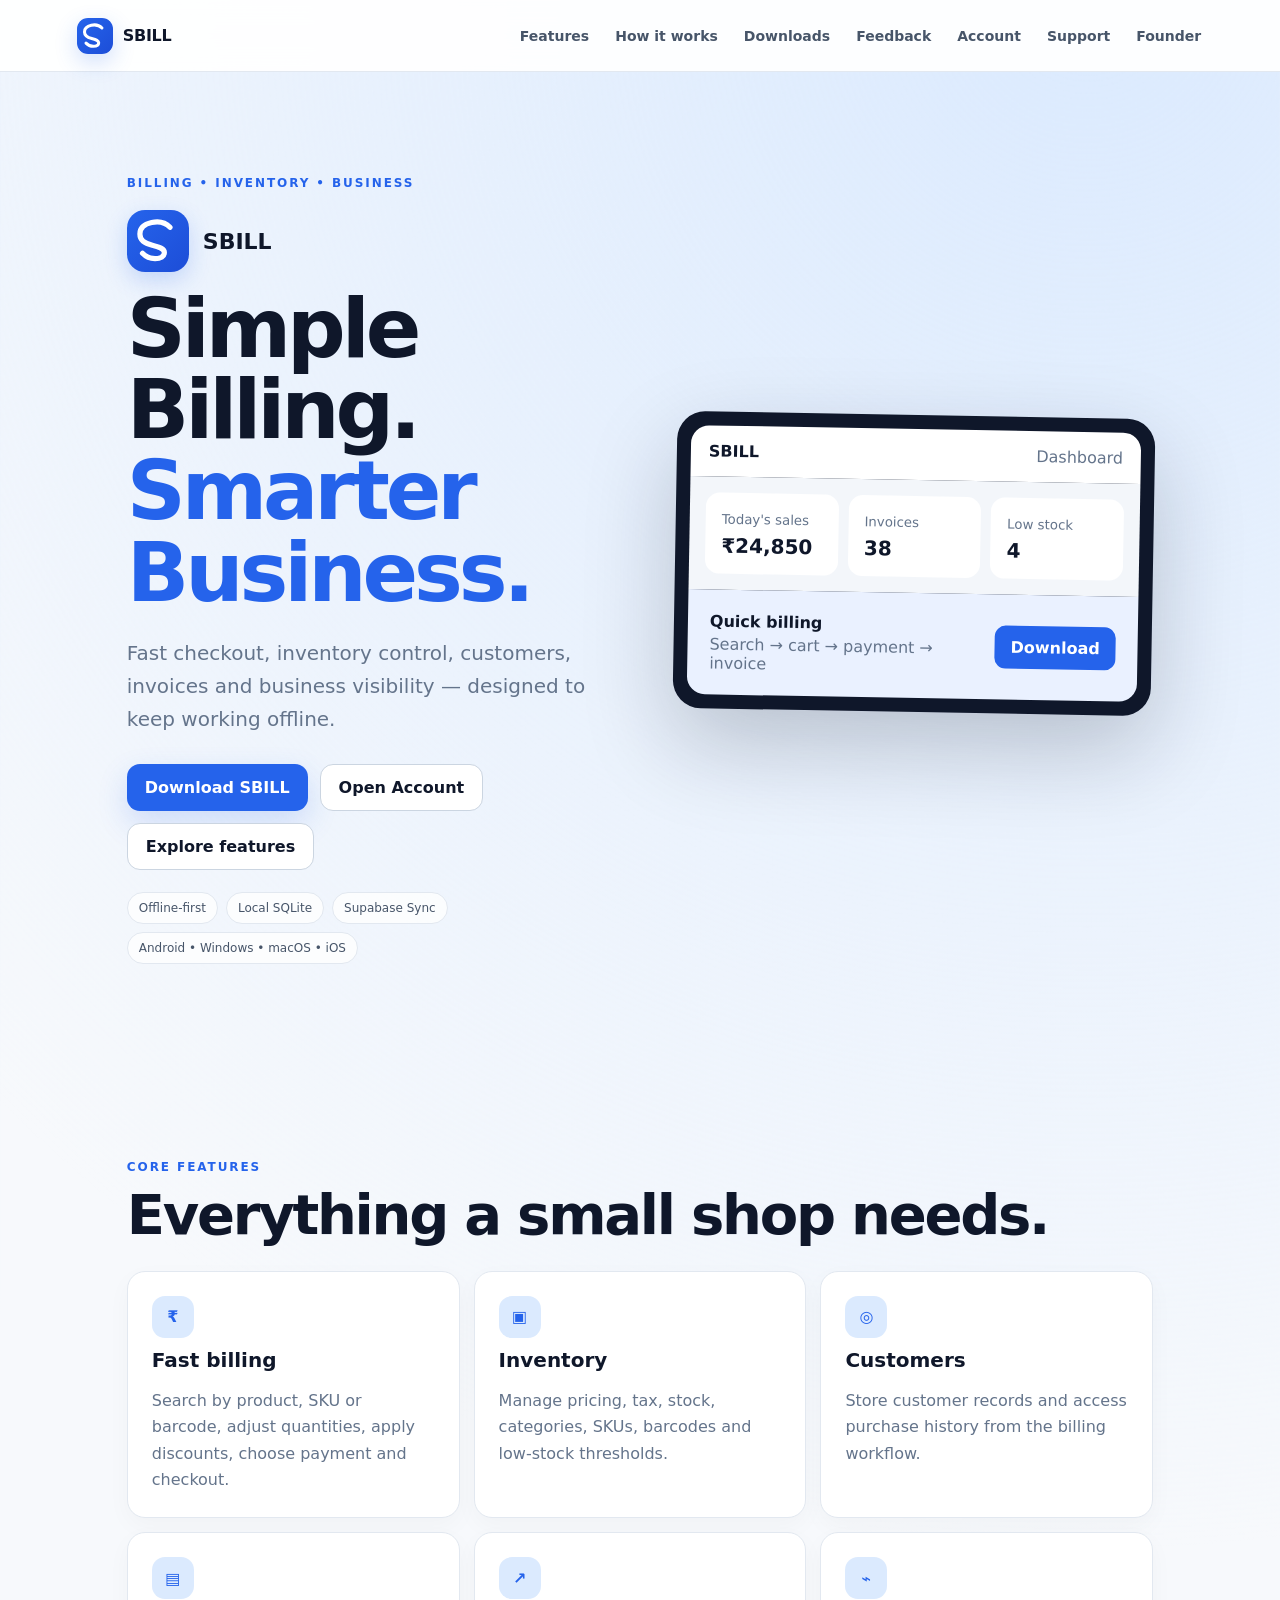
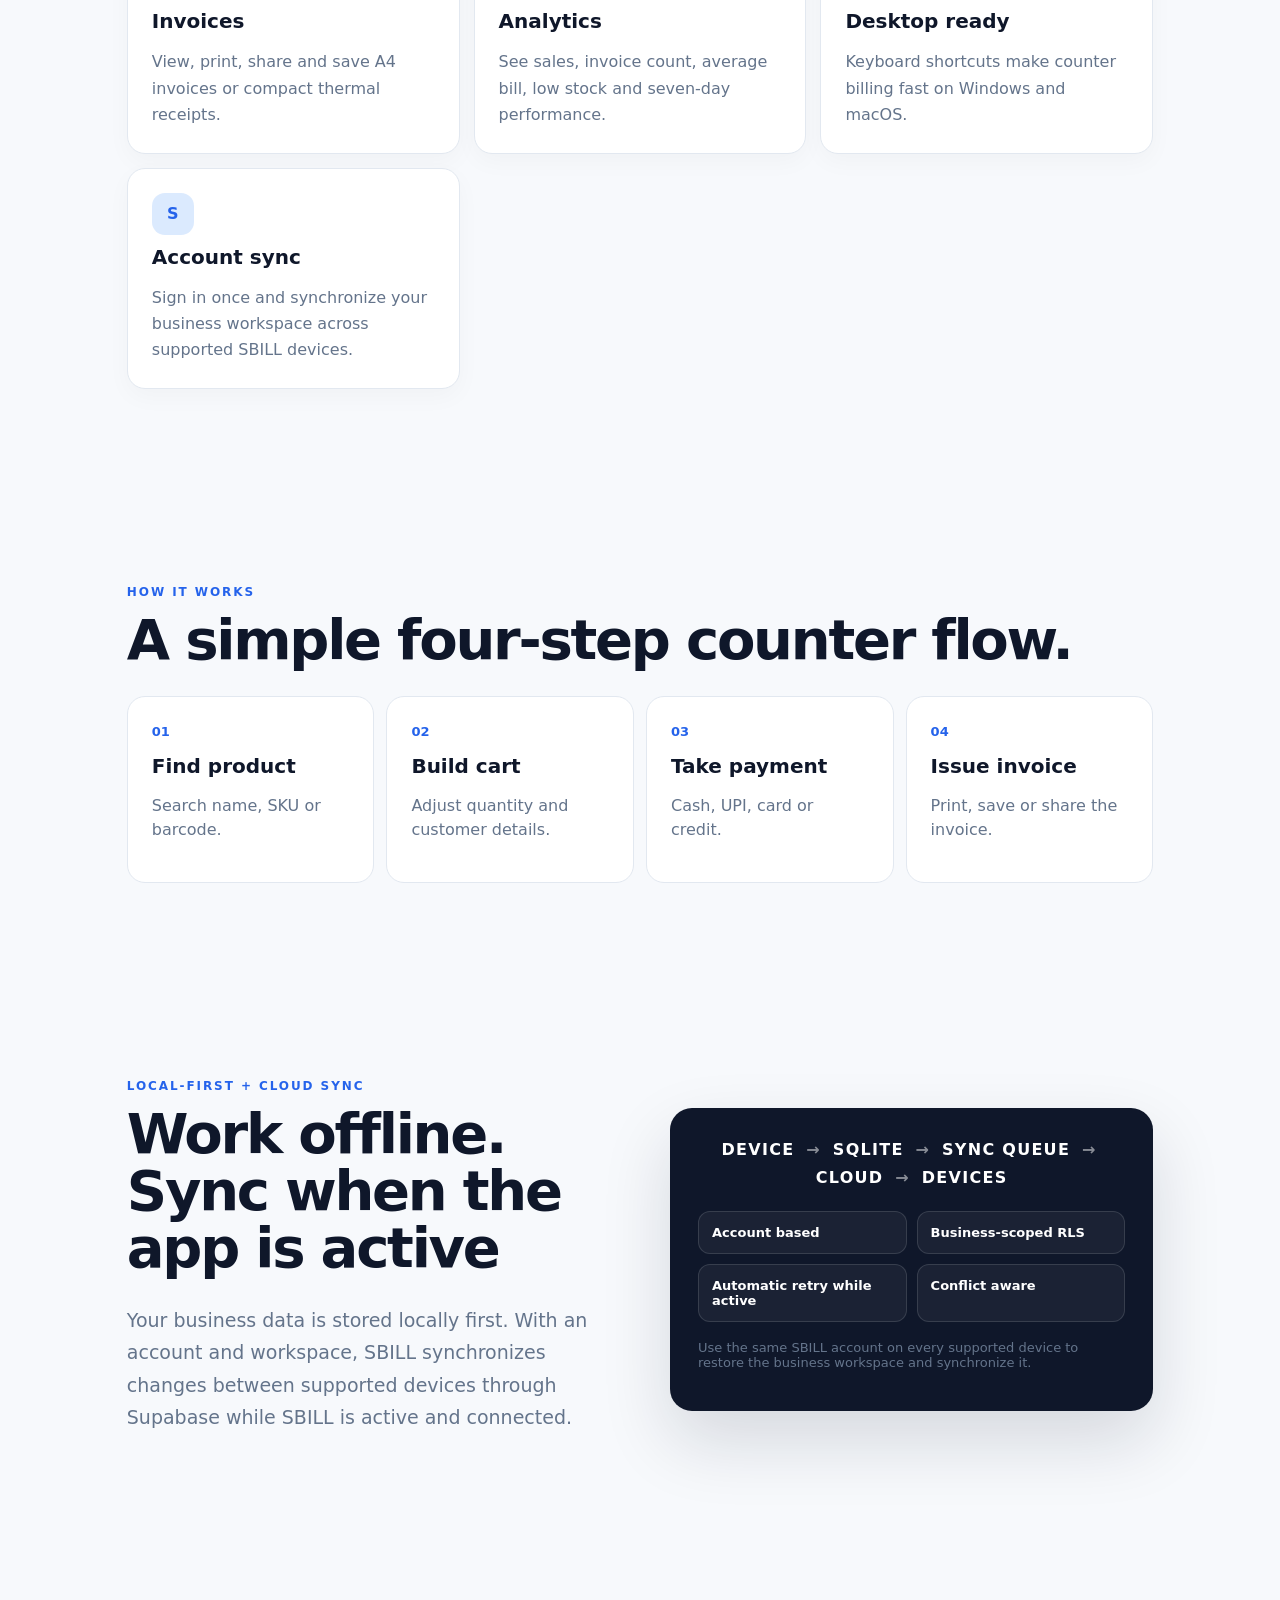
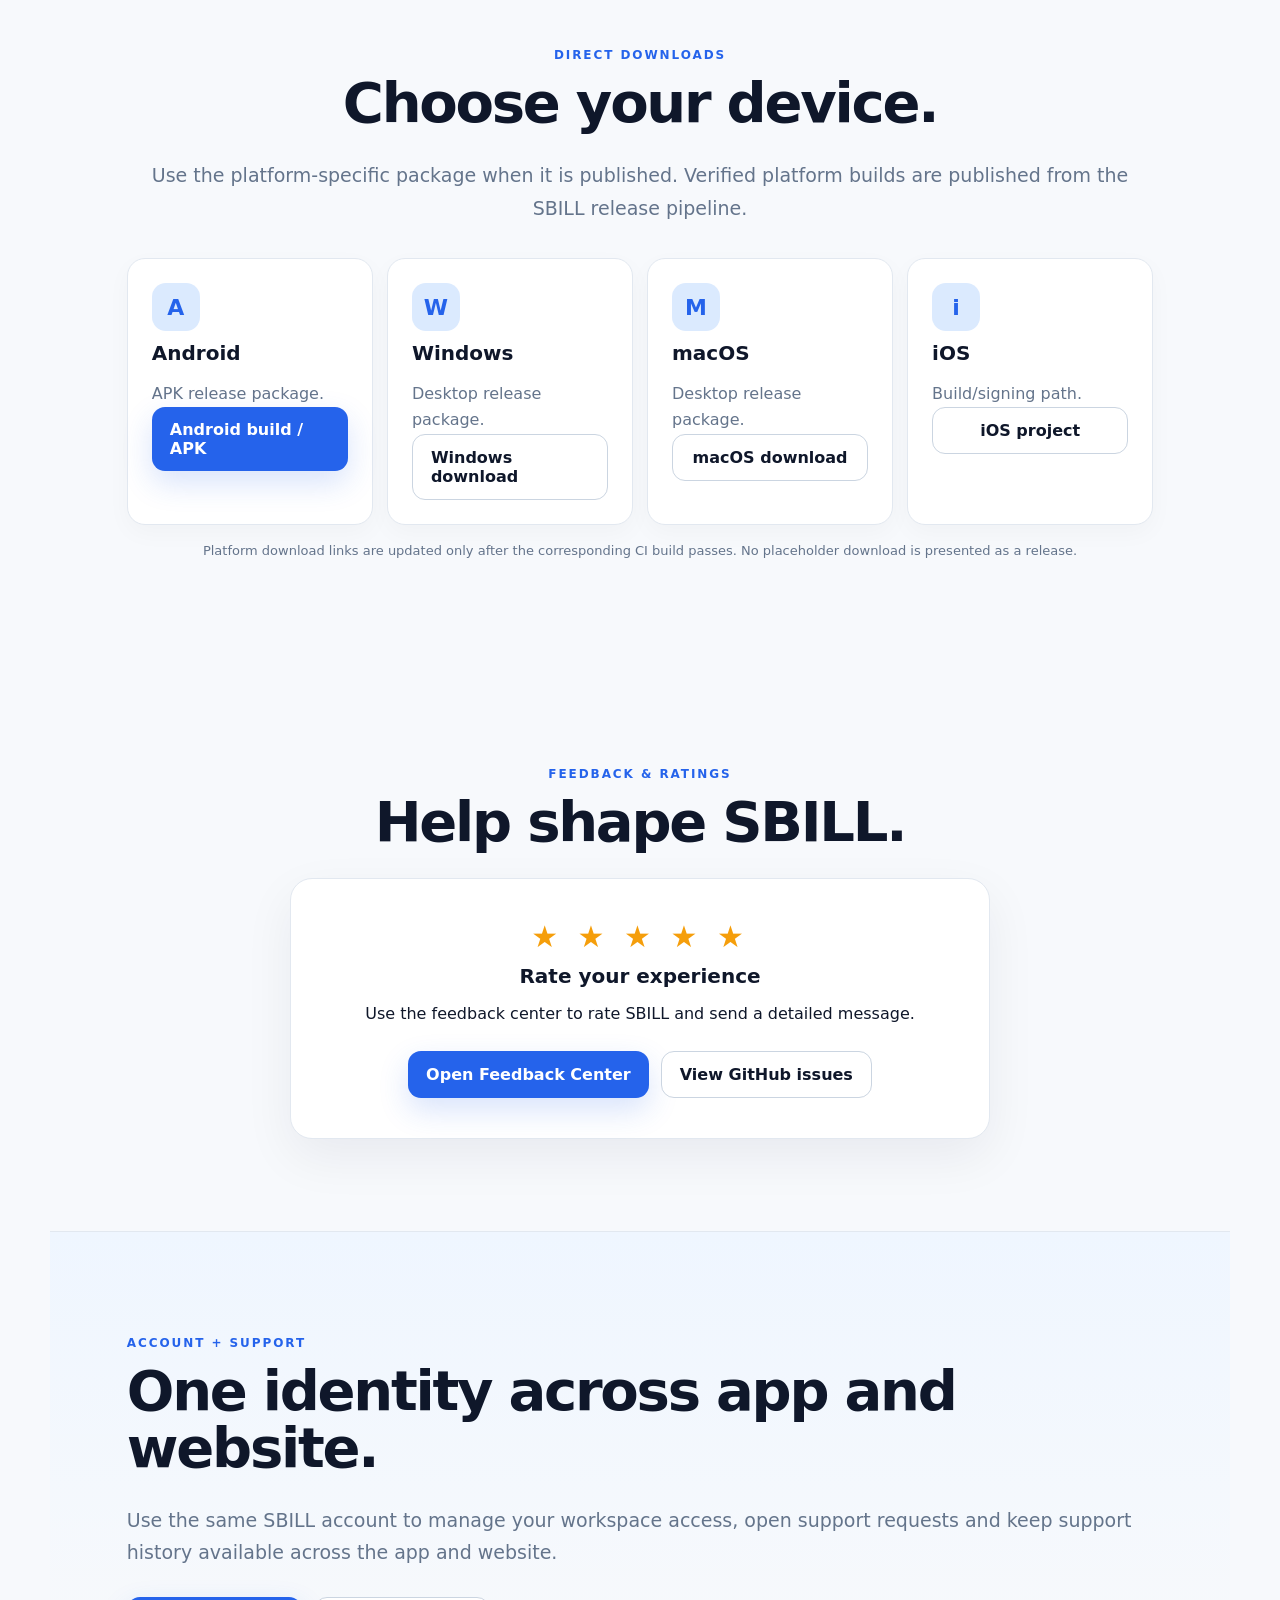
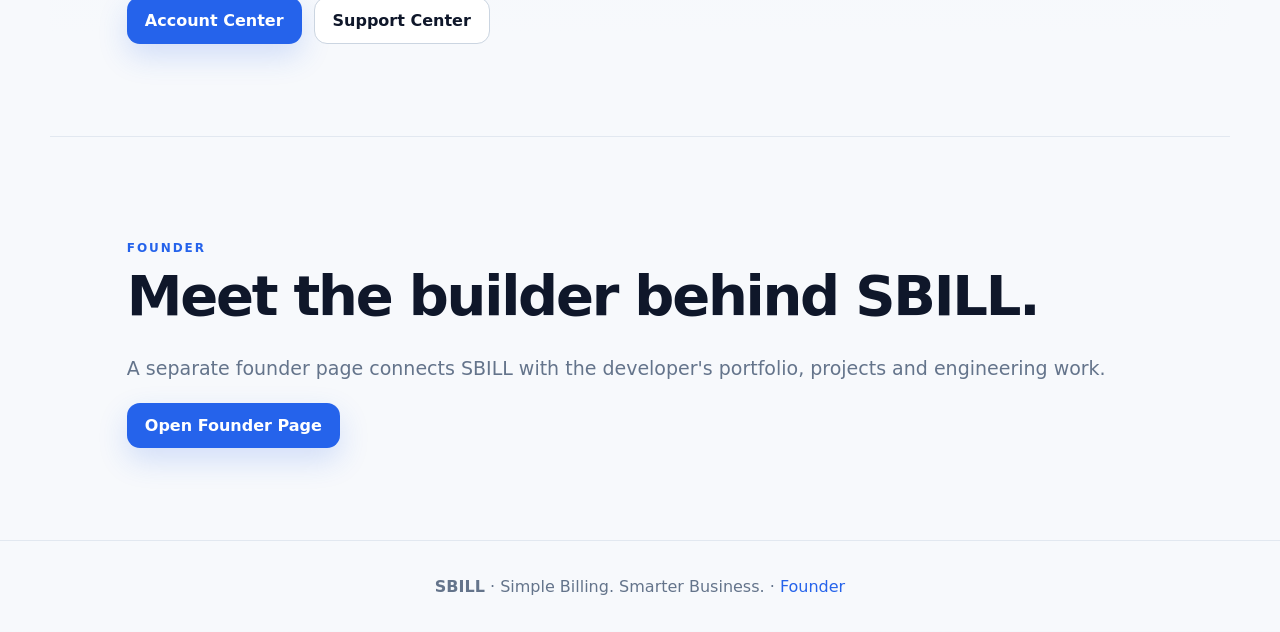
<file: website/index.html>
<!doctype html>
<html lang="en">
<head>
<meta charset="utf-8"><meta name="viewport" content="width=device-width,initial-scale=1">
<meta name="description" content="SBILL — Simple Billing. Smarter Business. Offline-first shop billing and business management.">
<meta name="theme-color" content="#2563eb"><title>SBILL — Simple Billing. Smarter Business.</title><link rel="icon" type="image/svg+xml" href="sbill_icon.svg">
<link rel="stylesheet" href="styles.css">
</head>
<body>
<header class="nav">
  <a class="brand" href="#top" aria-label="SBILL home"><span class="logo-mark" aria-hidden="true"><img src="sbill_icon.svg" alt=""></span><span>SBILL</span></a>
  <nav aria-label="Primary">
    <a href="#features">Features</a><a href="#how-it-works">How it works</a><a href="#download">Downloads</a>
    <a href="feedback.html">Feedback</a><a href="account.html">Account</a><a href="support.html">Support</a><a href="founder.html">Founder</a>
  </nav>
</header>
<main id="top">
<section class="hero section">
  <div class="hero-copy">
    <p class="eyebrow">BILLING • INVENTORY • BUSINESS</p>
    <div class="hero-brand"><span class="logo-mark logo-mark large" aria-hidden="true"><img src="sbill_icon.svg" alt=""></span><strong>SBILL</strong></div>
    <h1>Simple Billing.<br><span>Smarter Business.</span></h1>
    <p class="lead">Fast checkout, inventory control, customers, invoices and business visibility — designed to keep working offline.</p>
    <div class="actions"><a class="primary" href="#download">Download SBILL</a><a class="secondary" href="account.html">Open Account</a><a class="secondary" href="#features">Explore features</a></div>
    <div class="chips"><span>Offline-first</span><span>Local SQLite</span><span>Supabase Sync</span><span>Android • Windows • macOS • iOS</span></div>
  </div>
  <div class="product-stage"><div class="device">
    <div class="device-top"><b>SBILL</b><span>Dashboard</span></div>
    <div class="device-stats"><div><small>Today's sales</small><strong>₹24,850</strong></div><div><small>Invoices</small><strong>38</strong></div><div><small>Low stock</small><strong>4</strong></div></div>
    <div class="device-panel"><div><div class="mini-title">Quick billing</div><div class="muted">Search → cart → payment → invoice</div></div><a href="#download">Download</a></div>
  </div></div>
</section>

<section id="features" class="section"><p class="eyebrow">CORE FEATURES</p><h2>Everything a small shop needs.</h2>
<div class="grid">
<article><span class="icon">₹</span><h3>Fast billing</h3><p>Search by product, SKU or barcode, adjust quantities, apply discounts, choose payment and checkout.</p></article>
<article><span class="icon">▣</span><h3>Inventory</h3><p>Manage pricing, tax, stock, categories, SKUs, barcodes and low-stock thresholds.</p></article>
<article><span class="icon">◎</span><h3>Customers</h3><p>Store customer records and access purchase history from the billing workflow.</p></article>
<article><span class="icon">▤</span><h3>Invoices</h3><p>View, print, share and save A4 invoices or compact thermal receipts.</p></article>
<article><span class="icon">↗</span><h3>Analytics</h3><p>See sales, invoice count, average bill, low stock and seven-day performance.</p></article>
<article><span class="icon">⌁</span><h3>Desktop ready</h3><p>Keyboard shortcuts make counter billing fast on Windows and macOS.</p></article><article><span class="icon">S</span><h3>Account sync</h3><p>Sign in once and synchronize your business workspace across supported SBILL devices.</p></article>
</div></section>

<section id="how-it-works" class="section"><p class="eyebrow">HOW IT WORKS</p><h2>A simple four-step counter flow.</h2>
<div class="steps">
<div><b>01</b><span>Find product</span><p>Search name, SKU or barcode.</p></div>
<div><b>02</b><span>Build cart</span><p>Adjust quantity and customer details.</p></div>
<div><b>03</b><span>Take payment</span><p>Cash, UPI, card or credit.</p></div>
<div><b>04</b><span>Issue invoice</span><p>Print, save or share the invoice.</p></div>
</div></section>

<section id="privacy" class="section split"><div><p class="eyebrow">LOCAL-FIRST + CLOUD SYNC</p><h2>Work offline. Sync when the app is active</h2><p class="large">Your business data is stored locally first. With an account and workspace, SBILL synchronizes changes between supported devices through Supabase while SBILL is active and connected.</p></div>
<div class="trust-card"><div class="flow">DEVICE <span>→</span> SQLITE <span>→</span> SYNC QUEUE <span>→</span> CLOUD <span>→</span> DEVICES</div><div class="trust-grid"><b>Account based</b><b>Business-scoped RLS</b><b>Automatic retry while active</b><b>Conflict aware</b></div><p class="download-note">Use the same SBILL account on every supported device to restore the business workspace and synchronize it.</p></div></section>

<section id="download" class="section download"><p class="eyebrow">DIRECT DOWNLOADS</p><h2>Choose your device.</h2><p class="large center-text">Use the platform-specific package when it is published. Verified platform builds are published from the SBILL release pipeline.</p>
<div class="platform-grid">
<article><div class="os-icon"><span class="os-letter">A</span></div><h3>Android</h3><p>APK release package.</p><a class="primary full" href="https://github.com/shinuXcode/shop-inventory-app/actions">Android build / APK</a></article>
<article><div class="os-icon"><span class="os-letter">W</span></div><h3>Windows</h3><p>Desktop release package.</p><a class="secondary full" href="https://github.com/shinuXcode/shop-inventory-app/releases">Windows download</a></article>
<article><div class="os-icon"><span class="os-letter">M</span></div><h3>macOS</h3><p>Desktop release package.</p><a class="secondary full" href="https://github.com/shinuXcode/shop-inventory-app/releases">macOS download</a></article>
<article><div class="os-icon"><span class="os-letter">i</span></div><h3>iOS</h3><p>Build/signing path.</p><a class="secondary full" href="https://github.com/shinuXcode/shop-inventory-app">iOS project</a></article>
</div>
<p class="download-note">Platform download links are updated only after the corresponding CI build passes. No placeholder download is presented as a release.</p>
</section>

<section id="feedback" class="section feedback"><p class="eyebrow">FEEDBACK & RATINGS</p><h2>Help shape SBILL.</h2>
<div class="rating-card"><div class="stars" aria-label="Five star rating">★ ★ ★ ★ ★</div><h3>Rate your experience</h3><p>Use the feedback center to rate SBILL and send a detailed message.</p><div class="actions center"><a class="primary" href="feedback.html">Open Feedback Center</a><a class="secondary" href="https://github.com/shinuXcode/shop-inventory-app/issues">View GitHub issues</a></div></div>
</section>

<section class="section account-teaser"><p class="eyebrow">ACCOUNT + SUPPORT</p><h2>One identity across app and website.</h2><p class="large">Use the same SBILL account to manage your workspace access, open support requests and keep support history available across the app and website.</p><div class="actions"><a class="primary" href="account.html">Account Center</a><a class="secondary" href="support.html">Support Center</a></div></section>

<section class="section founder-teaser"><p class="eyebrow">FOUNDER</p><h2>Meet the builder behind SBILL.</h2><p class="large">A separate founder page connects SBILL with the developer's portfolio, projects and engineering work.</p><a class="primary" href="founder.html">Open Founder Page</a></section>
</main>
<footer><b>SBILL</b> · Simple Billing. Smarter Business. · <a href="founder.html">Founder</a></footer>
</body></html>
</file>
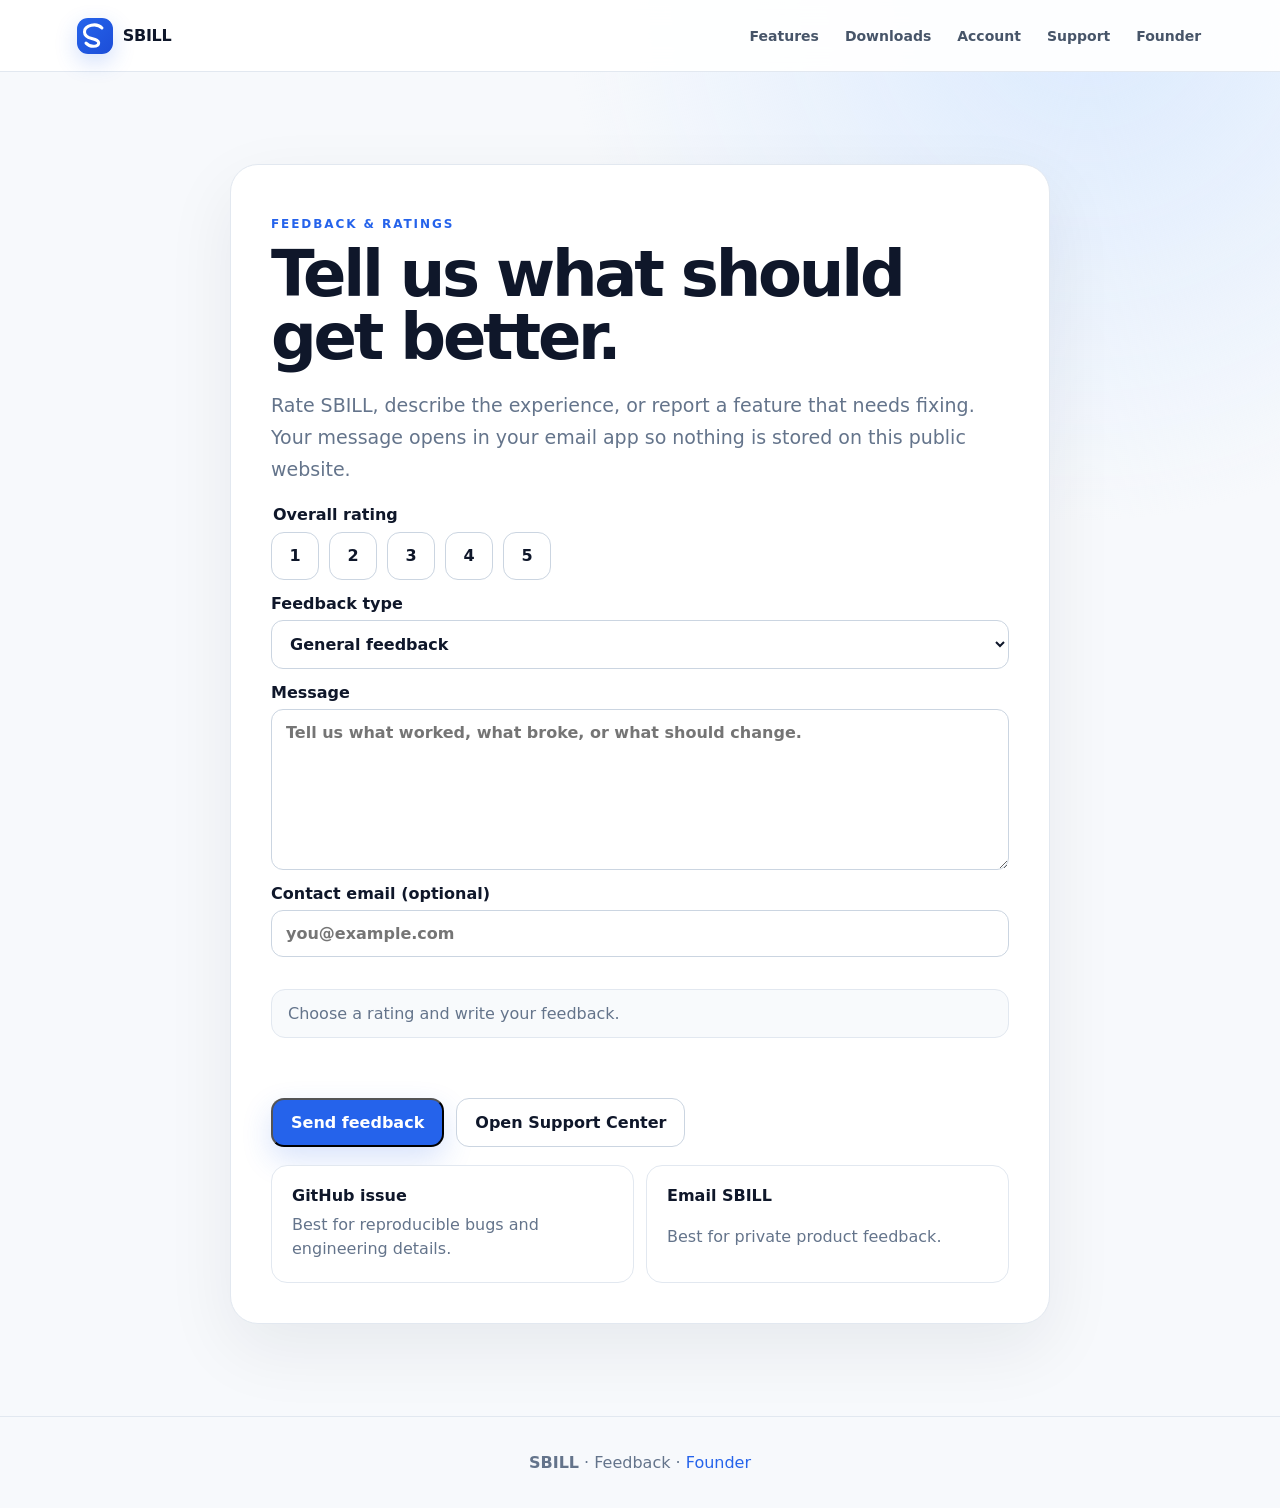
<file: website/feedback.html>
<!doctype html>
<html lang="en">
<head>
<meta charset="utf-8"><meta name="viewport" content="width=device-width,initial-scale=1">
<meta name="description" content="SBILL feedback and product feedback center.">
<meta name="theme-color" content="#2563eb">
<title>Feedback — SBILL</title>
<link rel="icon" type="image/svg+xml" href="sbill_icon.svg">
<link rel="stylesheet" href="styles.css">
</head>
<body>
<header class="nav">
  <a class="brand" href="index.html" aria-label="SBILL home">
    <span class="logo-mark" aria-hidden="true"><img src="sbill_icon.svg" alt=""></span><span>SBILL</span>
  </a>
  <nav aria-label="Primary">
    <a href="index.html#features">Features</a>
    <a href="index.html#download">Downloads</a>
    <a href="account.html">Account</a>
    <a href="support.html">Support</a>
    <a href="founder.html">Founder</a>
  </nav>
</header>

<main class="section portal-page">
  <div class="portal-card feedback-page">
    <p class="eyebrow">FEEDBACK & RATINGS</p>
    <h1 class="portal-title">Tell us what should get better.</h1>
    <p class="large">Rate SBILL, describe the experience, or report a feature that needs fixing. Your message opens in your email app so nothing is stored on this public website.</p>

    <form id="feedbackForm" class="portal-form">
      <fieldset class="rating-picker">
        <legend>Overall rating</legend>
        <div class="rating-buttons" role="radiogroup" aria-label="Overall rating">
          <button type="button" data-rating="1" aria-pressed="false">1</button>
          <button type="button" data-rating="2" aria-pressed="false">2</button>
          <button type="button" data-rating="3" aria-pressed="false">3</button>
          <button type="button" data-rating="4" aria-pressed="false">4</button>
          <button type="button" data-rating="5" aria-pressed="false">5</button>
        </div>
      </fieldset>

      <label>Feedback type
        <select id="type">
          <option value="General feedback">General feedback</option>
          <option value="Bug report">Bug report</option>
          <option value="Feature request">Feature request</option>
          <option value="UI/UX">UI / UX</option>
          <option value="Billing">Billing</option>
          <option value="Sync">Account / sync</option>
        </select>
      </label>

      <label>Message
        <textarea id="message" rows="7" minlength="5" required placeholder="Tell us what worked, what broke, or what should change."></textarea>
      </label>

      <label>Contact email (optional)
        <input id="email" type="email" autocomplete="email" placeholder="you@example.com">
      </label>

      <div id="notice" class="portal-state">Choose a rating and write your feedback.</div>
      <div class="actions">
        <button class="primary" type="submit">Send feedback</button>
        <a class="secondary" href="support.html">Open Support Center</a>
      </div>
    </form>

    <div class="feedback-links">
      <a class="portal-tile" href="https://github.com/shinuXcode/shop-inventory-app/issues/new"><b>GitHub issue</b><span>Best for reproducible bugs and engineering details.</span></a>
      <a class="portal-tile" href="mailto:mrsadabflight@gmail.com?subject=SBILL%20Feedback"><b>Email SBILL</b><span>Best for private product feedback.</span></a>
    </div>
  </div>
</main>

<footer><b>SBILL</b> · Feedback · <a href="founder.html">Founder</a></footer>

<script>
const ratingButtons=[...document.querySelectorAll('[data-rating]')];
const notice=document.getElementById('notice');
let rating=0;

ratingButtons.forEach(button=>{
  button.addEventListener('click',()=>{
    rating=Number(button.dataset.rating);
    ratingButtons.forEach(item=>item.setAttribute('aria-pressed',String(Number(item.dataset.rating)===rating)));
    notice.textContent='Rating selected: '+rating+'/5.';
  });
});

document.getElementById('feedbackForm').addEventListener('submit',event=>{
  event.preventDefault();
  const message=document.getElementById('message').value.trim();
  if(rating===0){notice.textContent='Choose a rating before sending your feedback.';return;}
  if(message.length<5){notice.textContent='Please write a little more detail.';return;}
  const type=document.getElementById('type').value;
  const email=document.getElementById('email').value.trim();
  const subject=encodeURIComponent('SBILL '+type+' — '+rating+'/5');
  const body=encodeURIComponent('SBILL feedback\n\nRating: '+rating+'/5\nType: '+type+'\nContact: '+(email||'Not provided')+'\n\n'+message);
  window.location.href='mailto:mrsadabflight@gmail.com?subject='+subject+'&body='+body;
  notice.textContent='Opening your email app…';
});
</script>
</body>
</html>
</file>
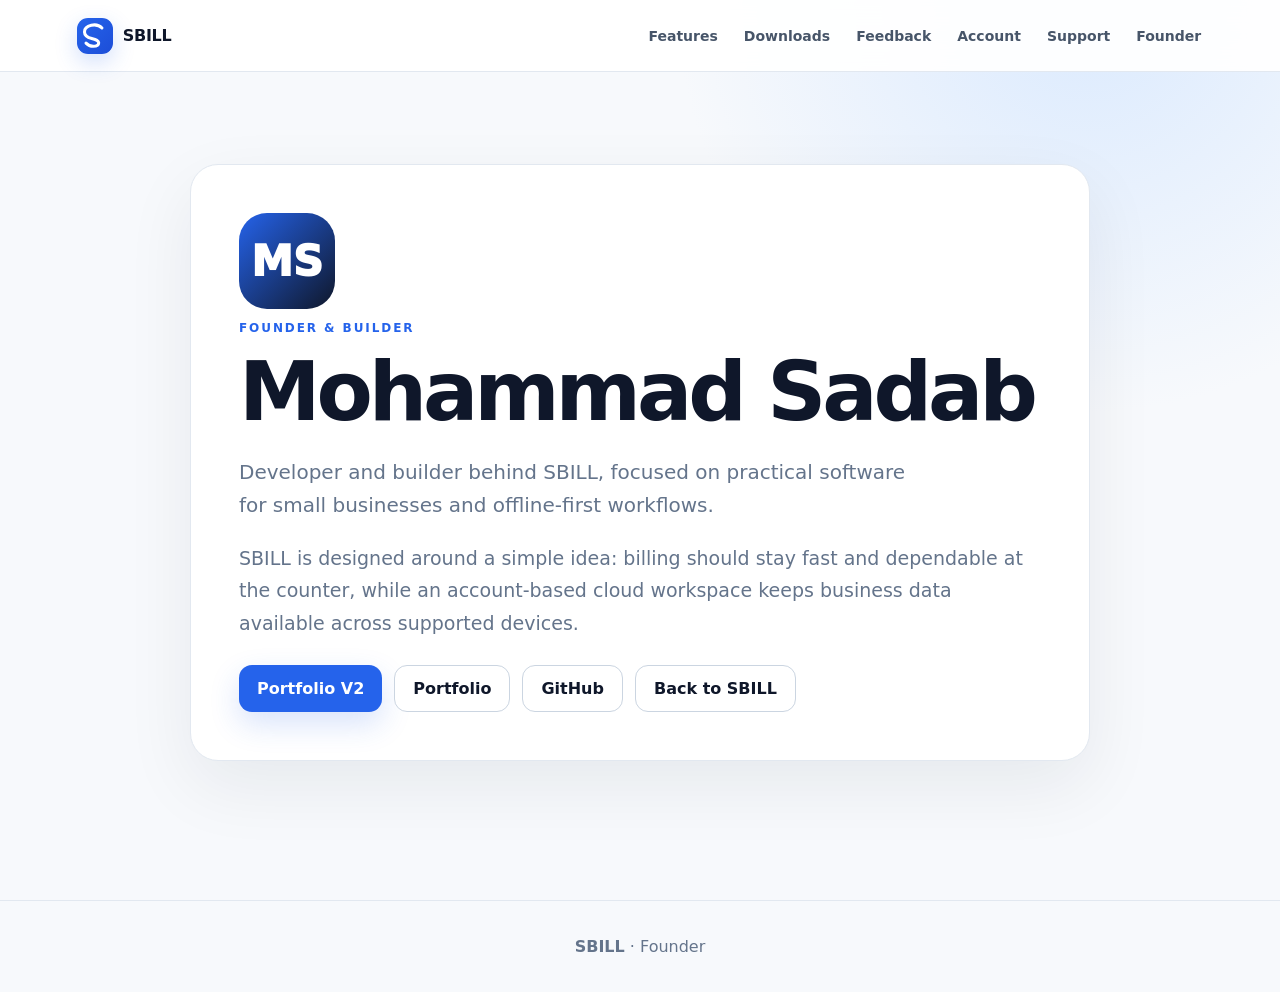
<file: website/founder.html>
<!doctype html>
<html lang="en"><head><meta charset="utf-8"><meta name="viewport" content="width=device-width,initial-scale=1"><title>Founder — SBILL</title><link rel="icon" type="image/svg+xml" href="sbill_icon.svg"><meta name="description" content="Founder page for SBILL and Mohammad Sadab."><link rel="stylesheet" href="styles.css"></head><body>
<header class="nav"><a class="brand" href="index.html"><span class="logo-mark" aria-hidden="true"><img src="sbill_icon.svg" alt=""></span><span>SBILL</span></a><nav><a href="index.html#features">Features</a><a href="index.html#download">Downloads</a><a href="index.html#feedback">Feedback</a><a href="account.html">Account</a><a href="support.html">Support</a><a href="founder.html">Founder</a></nav></header>
<main class="section founder-page"><div class="founder-card">
<div class="founder-avatar">MS</div><p class="eyebrow">FOUNDER & BUILDER</p><h1>Mohammad Sadab</h1>
<p class="lead">Developer and builder behind SBILL, focused on practical software for small businesses and offline-first workflows.</p>
<p class="large">SBILL is designed around a simple idea: billing should stay fast and dependable at the counter, while an account-based cloud workspace keeps business data available across supported devices.</p>
<div class="founder-links"><a class="primary" href="https://mohammad-sadab-portfolio-v2.vercel.app/">Portfolio V2</a><a class="secondary" href="https://sadab01.vercel.app/">Portfolio</a><a class="secondary" href="https://github.com/shinuXcode">GitHub</a><a class="secondary" href="index.html">Back to SBILL</a></div>
</div></main><footer><b>SBILL</b> · Founder</footer></body></html>
</file>
<file: website/styles.css>
:root{font-family:Inter,ui-sans-serif,system-ui,-apple-system,BlinkMacSystemFont,"Segoe UI",sans-serif;color:#0f172a;background:#f7f9fc;--blue:#2563eb;--ink:#0f172a;--muted:#64748b;--line:#e2e8f0;--panel:#fff}
*{box-sizing:border-box}html{scroll-behavior:smooth}body{margin:0;background:radial-gradient(circle at 85% 0%,#dbeafe 0,transparent 28%),#f7f9fc}a{color:inherit}
.nav{height:72px;display:flex;align-items:center;justify-content:space-between;padding:0 6vw;background:#ffffffed;border-bottom:1px solid var(--line);position:sticky;top:0;z-index:10;backdrop-filter:blur(14px)}
.brand{display:flex;gap:10px;align-items:center;font-weight:900;text-decoration:none;letter-spacing:-.02em}.logo-mark{display:grid;place-items:center;width:36px;height:36px;border-radius:11px;background:linear-gradient(135deg,#2563eb,#1d4ed8);color:#fff;font-weight:950;box-shadow:0 8px 22px #2563eb35}.logo-mark.large{width:62px;height:62px;border-radius:18px;font-size:30px}.hero-brand{display:flex;gap:14px;align-items:center;font-size:22px;margin-top:20px}
nav{display:flex;gap:22px}nav a{text-decoration:none;color:#475569;font-size:14px;font-weight:650}nav a:hover{color:var(--blue)}
.section{width:min(1180px,100%);margin:auto;padding:92px 6vw}.hero{display:grid;grid-template-columns:1fr 1fr;gap:70px;align-items:center;min-height:calc(100vh - 72px)}
.eyebrow{font-size:12px;font-weight:900;letter-spacing:.16em;color:var(--blue)}h1{font-size:clamp(48px,7vw,82px);line-height:.99;letter-spacing:-.05em;margin:16px 0 24px}h1 span{color:var(--blue)}h2{font-size:clamp(34px,4.5vw,56px);line-height:1.02;letter-spacing:-.04em;margin:10px 0 28px}h3{font-size:20px;margin:10px 0}
.lead{font-size:20px;line-height:1.65;color:var(--muted);max-width:680px}.large{font-size:19px;line-height:1.7;color:var(--muted)}.center-text{text-align:center}
.actions{display:flex;gap:12px;flex-wrap:wrap;margin-top:28px}.center{justify-content:center}.primary,.secondary{display:inline-flex;align-items:center;justify-content:center;padding:13px 18px;border-radius:13px;text-decoration:none;font-weight:800}.primary{background:var(--blue);color:#fff;box-shadow:0 12px 30px #2563eb2e}.secondary{border:1px solid #cbd5e1;background:#fff}.full{width:100%}
.chips{display:flex;gap:8px;flex-wrap:wrap;margin-top:22px}.chips span{padding:8px 11px;background:#ffffffc7;border:1px solid var(--line);border-radius:999px;font-size:12px;color:#475569}
.product-stage{display:grid;place-items:center}.device{width:min(100%,520px);background:#0f172a;border-radius:28px;padding:14px;box-shadow:0 35px 90px #0f172a38;transform:rotate(1deg)}.device-top{background:#fff;border-radius:18px 18px 0 0;padding:16px 18px;display:flex;justify-content:space-between}.device-top span{color:#64748b}.device-stats{display:grid;grid-template-columns:repeat(3,1fr);gap:10px;background:#f3f6fa;padding:16px}.device-stats div{background:#fff;border-radius:14px;padding:16px}.device-stats small,.muted{color:var(--muted)}.device-stats strong{display:block;font-size:20px;margin-top:6px}.device-panel{display:flex;justify-content:space-between;gap:14px;align-items:center;background:#eaf1ff;padding:22px;border-radius:0 0 18px 18px}.device-panel a{border-radius:11px;padding:12px 16px;background:var(--blue);color:#fff;font-weight:800;text-decoration:none}.mini-title{font-weight:900;margin-bottom:4px}
.grid{display:grid;grid-template-columns:repeat(3,1fr);gap:14px}.grid article,.platform-grid article{background:var(--panel);border:1px solid var(--line);border-radius:18px;padding:24px;box-shadow:0 8px 25px #0f172a08}.grid p,.platform-grid p{color:var(--muted);line-height:1.65;margin-bottom:0}.icon{width:42px;height:42px;border-radius:13px;display:grid;place-items:center;background:#dbeafe;color:var(--blue);font-weight:900}
.split{display:grid;grid-template-columns:1fr 1fr;gap:60px;align-items:center}.trust-card{background:#0f172a;color:#fff;border-radius:22px;padding:28px;box-shadow:0 30px 70px #0f172a24}.flow{text-align:center;font-weight:900;letter-spacing:.08em;line-height:1.7}.flow span{opacity:.5;padding:0 5px}.trust-grid{display:grid;grid-template-columns:1fr 1fr;gap:10px;margin-top:20px}.trust-grid b{padding:13px;border:1px solid #ffffff20;border-radius:12px;background:#ffffff0d;font-size:13px}
.steps{display:grid;grid-template-columns:repeat(4,1fr);gap:12px}.steps div{background:#fff;border:1px solid var(--line);border-radius:18px;padding:24px}.steps b{color:var(--blue);font-size:13px}.steps span{display:block;font-size:20px;font-weight:900;margin-top:14px}.steps p{color:var(--muted);line-height:1.5}
.download{text-align:center}.platform-grid{display:grid;grid-template-columns:repeat(4,1fr);gap:14px;text-align:left;margin-top:34px}.os-icon{width:48px;height:48px;border-radius:14px;background:#dbeafe;color:var(--blue);display:grid;place-items:center;font-size:22px;font-weight:900}.download-note{font-size:13px;color:#64748b;margin-top:18px}.feedback{text-align:center}.rating-card{max-width:700px;margin:auto;background:#fff;border:1px solid var(--line);border-radius:22px;padding:40px;box-shadow:0 18px 50px #0f172a10}.stars{font-size:30px;letter-spacing:5px;color:#f59e0b}.founder-teaser{border-top:1px solid var(--line)}
footer{text-align:center;padding:36px;color:var(--muted);border-top:1px solid var(--line)}footer a{color:var(--blue);text-decoration:none}
.founder-page{min-height:calc(100vh - 72px)}.founder-card{max-width:900px;margin:auto;background:#fff;border:1px solid var(--line);border-radius:28px;padding:48px;box-shadow:0 25px 70px #0f172a12}.founder-avatar{width:96px;height:96px;border-radius:28px;background:linear-gradient(135deg,#2563eb,#0f172a);display:grid;place-items:center;color:#fff;font-size:42px;font-weight:950}.founder-links{display:flex;gap:12px;flex-wrap:wrap;margin-top:26px}
@media(max-width:900px){nav{display:flex;gap:12px;max-width:68vw;overflow-x:auto;white-space:nowrap;padding-bottom:2px}.nav{gap:12px}.hero,.split{grid-template-columns:1fr;gap:40px}.hero{min-height:auto;padding-top:72px}.grid,.platform-grid{grid-template-columns:1fr 1fr}.steps{grid-template-columns:1fr 1fr}.device{transform:none}}
@media(max-width:600px){.section{padding:72px 6vw}.grid,.steps,.trust-grid,.device-stats,.platform-grid{grid-template-columns:1fr}.device-panel{display:block}.device-panel a{display:block;text-align:center;margin-top:14px}h1{font-size:50px}.founder-card{padding:28px}}
.logo-mark svg{width:72%;height:72%;display:block}.os-icon{flex:none}.os-letter{font-weight:900}
button,input,select,textarea{font:inherit}button{cursor:pointer}
.primary,.secondary,.link-button,.portal-tile,.grid article,.platform-grid article,.ticket,.account-summary{transition:transform .2s ease,box-shadow .2s ease,border-color .2s ease,background-color .2s ease}
.primary:hover,.secondary:hover,.portal-tile:hover{transform:translateY(-2px)}
.grid article:hover,.platform-grid article:hover,.ticket:hover{transform:translateY(-2px);box-shadow:0 14px 36px #0f172a12}
.primary:focus-visible,.secondary:focus-visible,.link-button:focus-visible,a:focus-visible,input:focus-visible,select:focus-visible,textarea:focus-visible{outline:3px solid #93c5fd;outline-offset:3px}
.account-teaser{background:linear-gradient(180deg,#eff6ff,transparent 80%);border-top:1px solid var(--line)}
.logo-mark{padding:0;overflow:hidden}.logo-mark svg{width:100%;height:100%;display:block}
.portal-page{min-height:calc(100vh - 72px);display:flex;align-items:center}.portal-card{width:min(880px,100%);margin:auto;background:#fff;border:1px solid var(--line);border-radius:28px;padding:clamp(24px,5vw,48px);box-shadow:0 24px 80px #0f172a12}
.portal-title{font-size:clamp(38px,6vw,64px);margin:10px 0 18px}.portal-state{padding:14px 16px;background:#f8fafc;border:1px solid var(--line);border-radius:14px;color:var(--muted);margin:18px 0}
.portal-form{display:grid;gap:14px;margin-top:18px}.portal-form label{display:grid;gap:7px;font-weight:750;color:#334155}
.portal-form input,.portal-form select,.portal-form textarea{width:100%;border:1px solid #cbd5e1;border-radius:13px;padding:13px 14px;background:#fff;color:var(--ink);resize:vertical}
.link-button{border:0;background:transparent;color:var(--blue);font-weight:800;padding:8px 0;justify-self:start}.hidden{display:none!important}
.account-summary{display:flex;align-items:center;justify-content:space-between;gap:14px;padding:16px;border:1px solid var(--line);border-radius:16px;background:#f8fafc}.account-summary b,.account-summary span{display:block}.account-summary span{margin-top:4px}
.portal-grid{display:grid;grid-template-columns:1fr 1fr;gap:14px;margin-top:18px}.portal-tile{display:grid;gap:7px;padding:20px;border:1px solid var(--line);border-radius:18px;text-decoration:none;background:#fff}.portal-tile span{color:var(--muted);line-height:1.55}
.ticket{margin-top:12px;padding:18px;border:1px solid var(--line);border-radius:16px;background:#fff}.ticket-head{display:flex;justify-content:space-between;gap:14px;align-items:center}.ticket-head span{text-transform:uppercase;font-size:11px;font-weight:900;color:var(--blue);letter-spacing:.08em}.ticket p{color:var(--muted);line-height:1.6}.ticket-reply{margin-top:14px;padding:14px;border-radius:13px;background:#eff6ff}
@media(max-width:900px){.hero-brand{margin-top:10px}.portal-page{align-items:flex-start;padding-top:60px}.portal-grid{grid-template-columns:1fr}}
@media(max-width:600px){.nav{padding:0 5vw}.section{padding:64px 5vw}.actions{width:100%}.actions .primary,.actions .secondary{flex:1 1 100%}.portal-card{padding:24px 18px}.ticket-head{align-items:flex-start;flex-direction:column}.logo-mark.large{width:58px;height:58px}}

.portal-page{min-height:calc(100vh - 72px);display:grid;place-items:center}.portal-card{width:min(820px,100%);background:#fff;border:1px solid var(--line);border-radius:28px;padding:40px;box-shadow:0 25px 70px #0f172a12}.portal-title{font-size:clamp(40px,6vw,64px)}.portal-state{padding:14px 16px;border:1px solid var(--line);border-radius:14px;background:#f8fafc;margin:18px 0}.portal-form{display:grid;gap:14px}.portal-form label{display:grid;gap:7px;font-weight:750;color:var(--ink)}.portal-form input,.portal-form select,.portal-form textarea{font:inherit;padding:13px 14px;border:1px solid #cbd5e1;border-radius:12px;background:#fff}.link-button{border:0;background:none;color:var(--blue);text-align:left;font:inherit;font-weight:700;cursor:pointer;padding:8px 0}.hidden{display:none!important}.account-summary{display:flex;justify-content:space-between;align-items:center;gap:14px;padding:18px;border:1px solid var(--line);border-radius:16px;background:#f8fafc}.account-summary b,.account-summary span{display:block}.portal-grid{display:grid;grid-template-columns:1fr 1fr;gap:14px;margin-top:18px}.portal-tile{display:grid;gap:8px;padding:20px;border:1px solid var(--line);border-radius:16px;text-decoration:none;background:#fff}.portal-tile span{color:var(--muted);line-height:1.55}.account-teaser{border-top:1px solid var(--line)}.ticket{background:#fff;border:1px solid var(--line);border-radius:16px;padding:18px;margin-top:12px}.ticket-head{display:flex;justify-content:space-between;gap:12px}.ticket-head span{text-transform:uppercase;font-size:12px;color:var(--blue);font-weight:900}.ticket-reply{margin-top:14px;padding:14px;border-left:3px solid var(--blue);background:#f8fafc}.ticket p{color:var(--muted);line-height:1.6}
@media(max-width:600px){.portal-card{padding:24px;border-radius:20px}.portal-grid{grid-template-columns:1fr}.account-summary{align-items:flex-start;flex-direction:column}}

/* Shared final UI refinements */
.nav nav a{padding:10px 2px;border-radius:10px}
.logo-mark img{width:100%;height:100%;display:block}
.rating-picker{border:0;padding:0;margin:0}
.rating-picker legend{font-weight:800;margin-bottom:8px}
.rating-buttons{display:flex;gap:10px;flex-wrap:wrap}
.rating-buttons button{min-width:48px;min-height:48px;border:1px solid #cbd5e1;border-radius:13px;background:#fff;color:var(--ink);font-weight:900;cursor:pointer;transition:transform .18s ease,background-color .18s ease,border-color .18s ease,color .18s ease}
.rating-buttons button:hover{transform:translateY(-2px)}
.rating-buttons button[aria-pressed="true"]{background:var(--blue);border-color:var(--blue);color:#fff}
.feedback-links,.support-contact-grid{display:grid;grid-template-columns:repeat(2,1fr);gap:12px;margin-top:18px}
.feedback-links .portal-tile{height:100%}
.support-contacts{margin-top:18px}
.support-contact-grid{grid-template-columns:repeat(3,1fr)}
.portal-state[role="alert"]{border-color:#fecaca;background:#fff7f7}
@media(max-width:900px){.support-contact-grid{grid-template-columns:1fr 1fr}}
@media(max-width:600px){.feedback-links,.support-contact-grid{grid-template-columns:1fr}.rating-buttons button{flex:1}.nav nav a{padding:8px 6px}}
</file>
